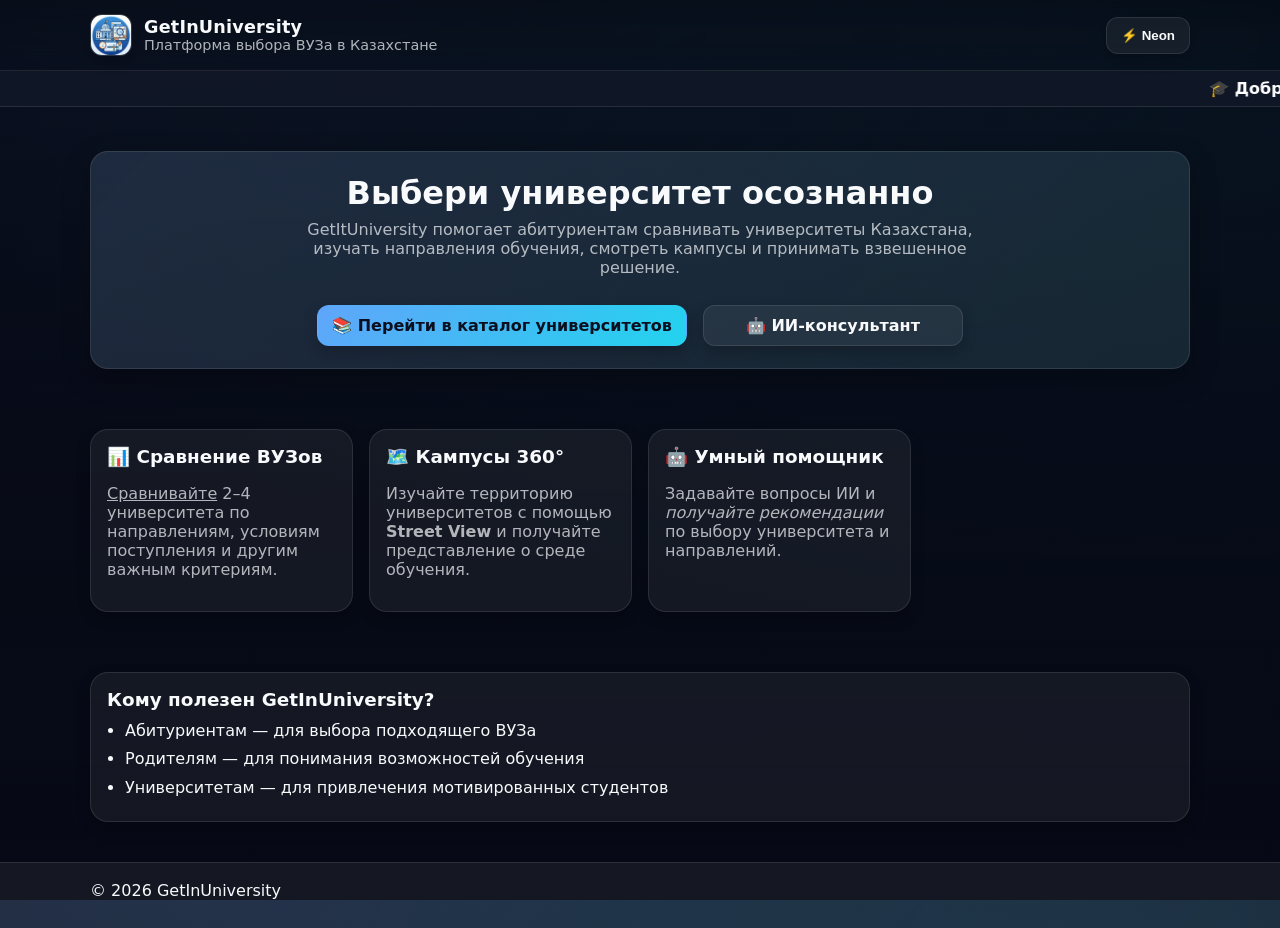
<file: index.html>
<!DOCTYPE html>
<html lang="ru">
<head>
  <meta charset="UTF-8">
  <title>GetInUniversity — выбор университета в Казахстане</title>
  <meta name="viewport" content="width=device-width, initial-scale=1.0">

  <link rel="stylesheet" href="styles.css">
  <link rel="icon" href="icon.png">
</head>
<body>
  <header class="topbar">
    <div class="container topbar__inner">
      <div class="brand">
        <div class="brand__logo brand__logo--img">
          <img src="icon.png" alt="GetInUniversity">
        </div>
        <div>
          <div class="brand__name">GetInUniversity</div>
          <div class="brand__sub">Платформа выбора ВУЗа в Казахстане</div>
        </div>
      </div>

      <button class="btn btn--ghost" id="themeToggle" type="button">
        🎨 Тема
      </button>
    </div>
  </header>

  <marquee behavior="scroll" direction="left" scrollamount="6" class="marq">
    🎓 Добро пожаловать в GetInUniversity — выбирай университет с умом!
  </marquee>

  <main class="container">
    <section class="hero" style="text-align:center; margin-top:40px;">
      <h1>Выбери университет осознанно</h1>
      <p style="max-width:720px; margin:0 auto;">
        GetItUniversity помогает абитуриентам сравнивать университеты Казахстана,
        изучать направления обучения, смотреть кампусы и принимать взвешенное решение.
      </p>

      <div style="margin-top:28px; display:flex; gap:16px; justify-content:center; flex-wrap:wrap;">
        <a href="catalog.html" class="btn" style="min-width:260px;">
          📚 Перейти в каталог университетов
        </a>

        <a href="assistant.html" class="btn btn--ghost" style="min-width:260px;">
          🤖 ИИ-консультант
        </a>
      </div>
    </section>

    <section style="margin-top:60px;">
      <div class="grid">
        <div class="box">
          <h3>📊 Сравнение ВУЗов</h3>
          <p class="muted">
            <u>Сравнивайте</u> 2–4 университета по направлениям, условиям поступления
            и другим важным критериям.
          </p>
        </div>

        <div class="box">
          <h3>🗺️ Кампусы 360°</h3>
          <p class="muted">
            Изучайте территорию университетов с помощью <b>Street View</b>
            и получайте представление о среде обучения.
          </p>
        </div>

        <div class="box">
          <h3>🤖 Умный помощник</h3>
          <p class="muted">
            Задавайте вопросы ИИ и <i>получайте рекомендации</i> по выбору
            университета и направлений.
          </p>
        </div>
      </div>
    </section>

    <section style="margin-top:60px;">
      <div class="box">
        <h3>Кому полезен GetInUniversity?</h3>
        <ul>
          <li>Абитуриентам — для выбора подходящего ВУЗа</li>
          <li>Родителям — для понимания возможностей обучения</li>
          <li>Университетам — для привлечения мотивированных студентов</li>
        </ul>
      </div>
    </section>
  </main>

  <footer class="footer">
    <div class="container footer__inner">
      <div>© <span id="year"></span> GetInUniversity</div>
    </div>
  </footer>

  <script>
    document.getElementById('year').textContent = new Date().getFullYear();
    (function(){
      const root = document.documentElement;
      const btn = document.getElementById('themeToggle');
      const KEY = 'giu-theme';

      function apply(theme){
        root.setAttribute('data-theme', theme);
        if (btn) btn.textContent = theme === 'official' ? '🎓 Official' : '⚡ Neon';
      }

      const saved = localStorage.getItem(KEY);
      apply(saved || 'neon');

      btn?.addEventListener('click', () => {
        const current = root.getAttribute('data-theme') || 'neon';
        const next = current === 'neon' ? 'official' : 'neon';
        localStorage.setItem(KEY, next);
        apply(next);
      });
    })();
  </script>
</body>
</html>
</file>
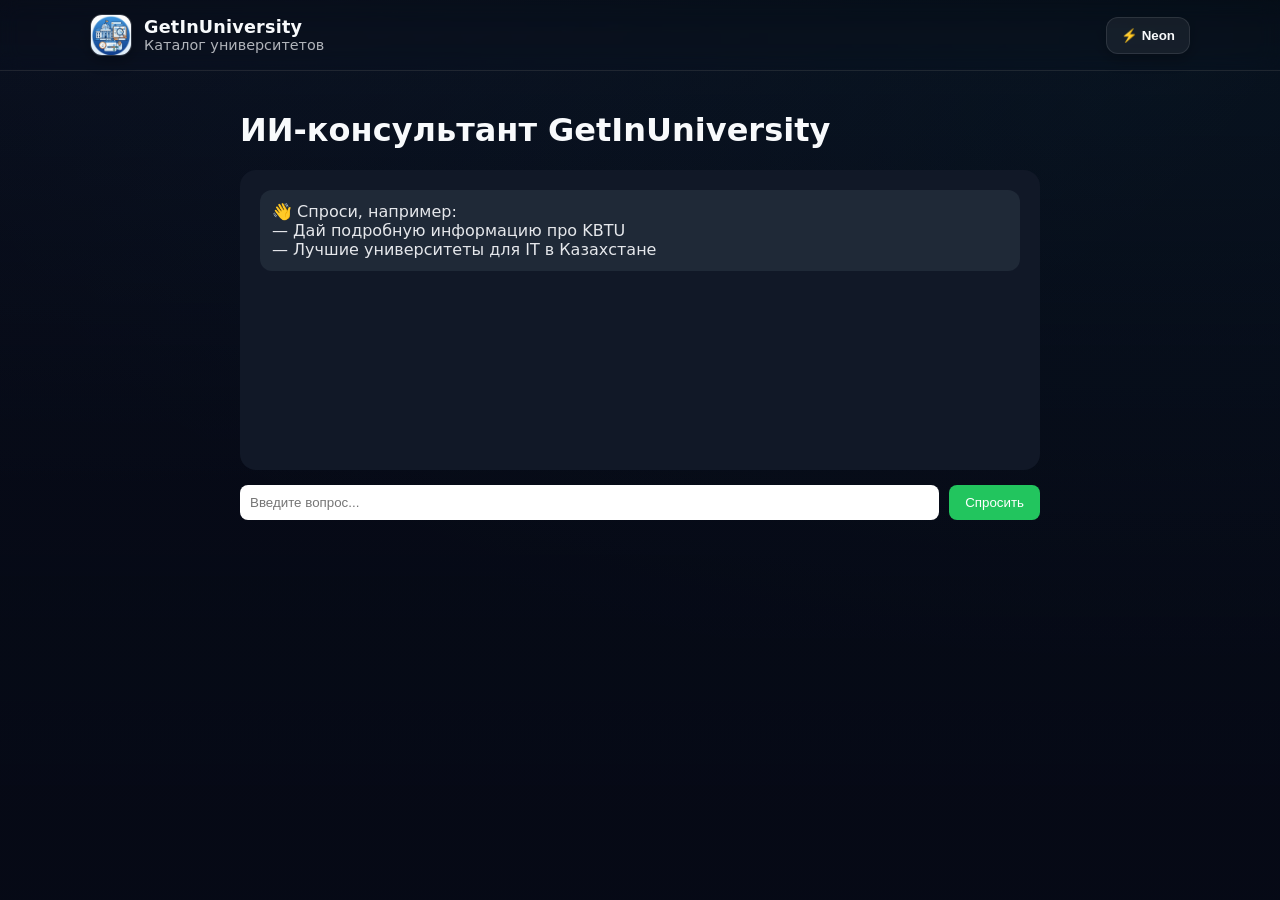
<file: assistant.html>
<!DOCTYPE html>
<html lang="ru">
<head>
  <meta charset="UTF-8">
  <title>ИИ-консультант — GetInUniversity</title>
  <meta name="viewport" content="width=device-width, initial-scale=1.0">
  <link rel="stylesheet" href="styles.css">

  <style>
    .chat-wrapper{max-width:800px;margin:40px auto;}
    .chat-box{background:#111827;padding:20px;border-radius:16px;min-height:300px;max-height:500px;overflow-y:auto;}
    .msg{margin-bottom:15px;padding:12px;border-radius:12px;}
    .user{background:#2563eb;color:#fff;}
    .ai{background:#1f2937;color:#e5e7eb;}
    .controls{display:flex;gap:10px;margin-top:15px;}
    .controls input{flex:1;padding:10px;border-radius:8px;border:none;}
    .controls button{padding:10px 16px;border-radius:8px;border:none;background:#22c55e;color:#fff;cursor:pointer;}
  </style>
</head>
<body>
<header class="topbar">
  <div class="container topbar__inner">
    <a href="index.html" class="brand brand--link">
      <div class="brand__logo brand__logo--img">
        <img src="icon.png" alt="GetItUniversity">
      </div>
      <div>
        <div class="brand__name">GetInUniversity</div>
        <div class="brand__sub">Каталог университетов</div>
      </div>
    </a>

    <div style="display:flex; gap:10px; flex-wrap:wrap;">
      <button class="btn btn--ghost" id="themeToggle">🎨 Тема</button>
    </div>
  </div>
</header>

<div class="chat-wrapper">
  <h1>ИИ-консультант GetInUniversity</h1>

  <div id="chatBox" class="chat-box">
    <div class="msg ai">
      👋 Спроси, например:
      <br>— Дай подробную информацию про KBTU
      <br>— Лучшие университеты для IT в Казахстане
    </div>
  </div>

  <div class="controls">
    <input id="userInput" type="text" placeholder="Введите вопрос...">
    <button id="askBtn">Спросить</button>
  </div>
</div>

<script>
function escapeHtml(value) {
  return String(value)
    .replace(/&/g, '&amp;')
    .replace(/</g, '&lt;')
    .replace(/>/g, '&gt;')
    .replace(/"/g, '&quot;')
    .replace(/'/g, '&#39;');
}

function getGeminiApiKey() {
  const keyFromStorage = localStorage.getItem('giu-gemini-api-key');
  const keyFromWindow = window.GEMINI_API_KEY='AIzaSyDE4MjVo9V_n2qFjjUTrtJmwUZOkXo5IUE';
  return (keyFromStorage || keyFromWindow || '').trim();
}

async function sendMessage(){
  const input = document.getElementById('userInput');
  const chat = document.getElementById('chatBox');
  const text = input.value.trim();
  if(!text) return;

  chat.innerHTML += `<div class="msg user">${escapeHtml(text)}</div>`;
  input.value = '';

  chat.innerHTML += `<div class="msg ai" id="loading">ИИ думает...</div>`;
  chat.scrollTop = chat.scrollHeight;

  const apiKey = getGeminiApiKey();
  const body = {
    contents: [{parts: [{text: `Ты ИИ-консультант сайта GetInUniversity. Отвечай кратко и структурированно. Вопрос: ${text}`}]}]
  };

  if (!apiKey) {
    document.getElementById('loading')?.remove();
    chat.innerHTML += `<div class="msg ai">Добавьте API-ключ Gemini в localStorage под ключом <code>giu-gemini-api-key</code> или в <code>window.GEMINI_API_KEY</code>.</div>`;
    chat.scrollTop = chat.scrollHeight;
    return;
  }

  try {
    const models = ['gemini-1.5-flash'];
    let data = null;
    let lastError = null;

    for (const model of models) {
      const response = await fetch(`https://generativelanguage.googleapis.com/v1beta/models/${model}:generateContent?key=${apiKey}`, {
        method: 'POST',
        headers: {'Content-Type': 'application/json'},
        body: JSON.stringify(body)
      });

      const candidate = await response.json();
      if (response.ok && candidate?.candidates?.[0]?.content?.parts?.[0]?.text) {
        data = candidate;
        break;
      }
      lastError = candidate?.error?.message || candidate?.error || `Model ${model} failed`;
    }

    document.getElementById('loading')?.remove();

    const answer =
      data?.candidates?.[0]?.content?.parts?.[0]?.text ||
      lastError ||
      'Не удалось получить ответ от Gemini. Проверьте API-ключ и доступ к модели.';

    chat.innerHTML += `<div class="msg ai">${escapeHtml(answer).replace(/\n/g, '<br>')}</div>`;
    chat.scrollTop = chat.scrollHeight;
  } catch (e) {
    document.getElementById('loading')?.remove();
    chat.innerHTML += `<div class="msg ai">Ошибка: ${e.message}</div>`;
    chat.scrollTop = chat.scrollHeight;
  }
}

document.getElementById('askBtn').addEventListener('click', sendMessage);
document.getElementById('userInput').addEventListener('keydown', (e) => {
  if (e.key === 'Enter') sendMessage();
});

(function(){
  const root = document.documentElement;
  const btn = document.getElementById('themeToggle');
  const KEY = 'giu-theme';

  function apply(theme){
    root.setAttribute('data-theme', theme);
    if (btn) btn.textContent = theme === 'official' ? '🎓 Official' : '⚡ Neon';
  }

  const saved = localStorage.getItem(KEY);
  apply(saved || 'neon');

  btn?.addEventListener('click', () => {
    const current = root.getAttribute('data-theme') || 'neon';
    const next = current === 'neon' ? 'official' : 'neon';
    localStorage.setItem(KEY, next);
    apply(next);
  });
})();
</script>

</body>
</html>
</file>
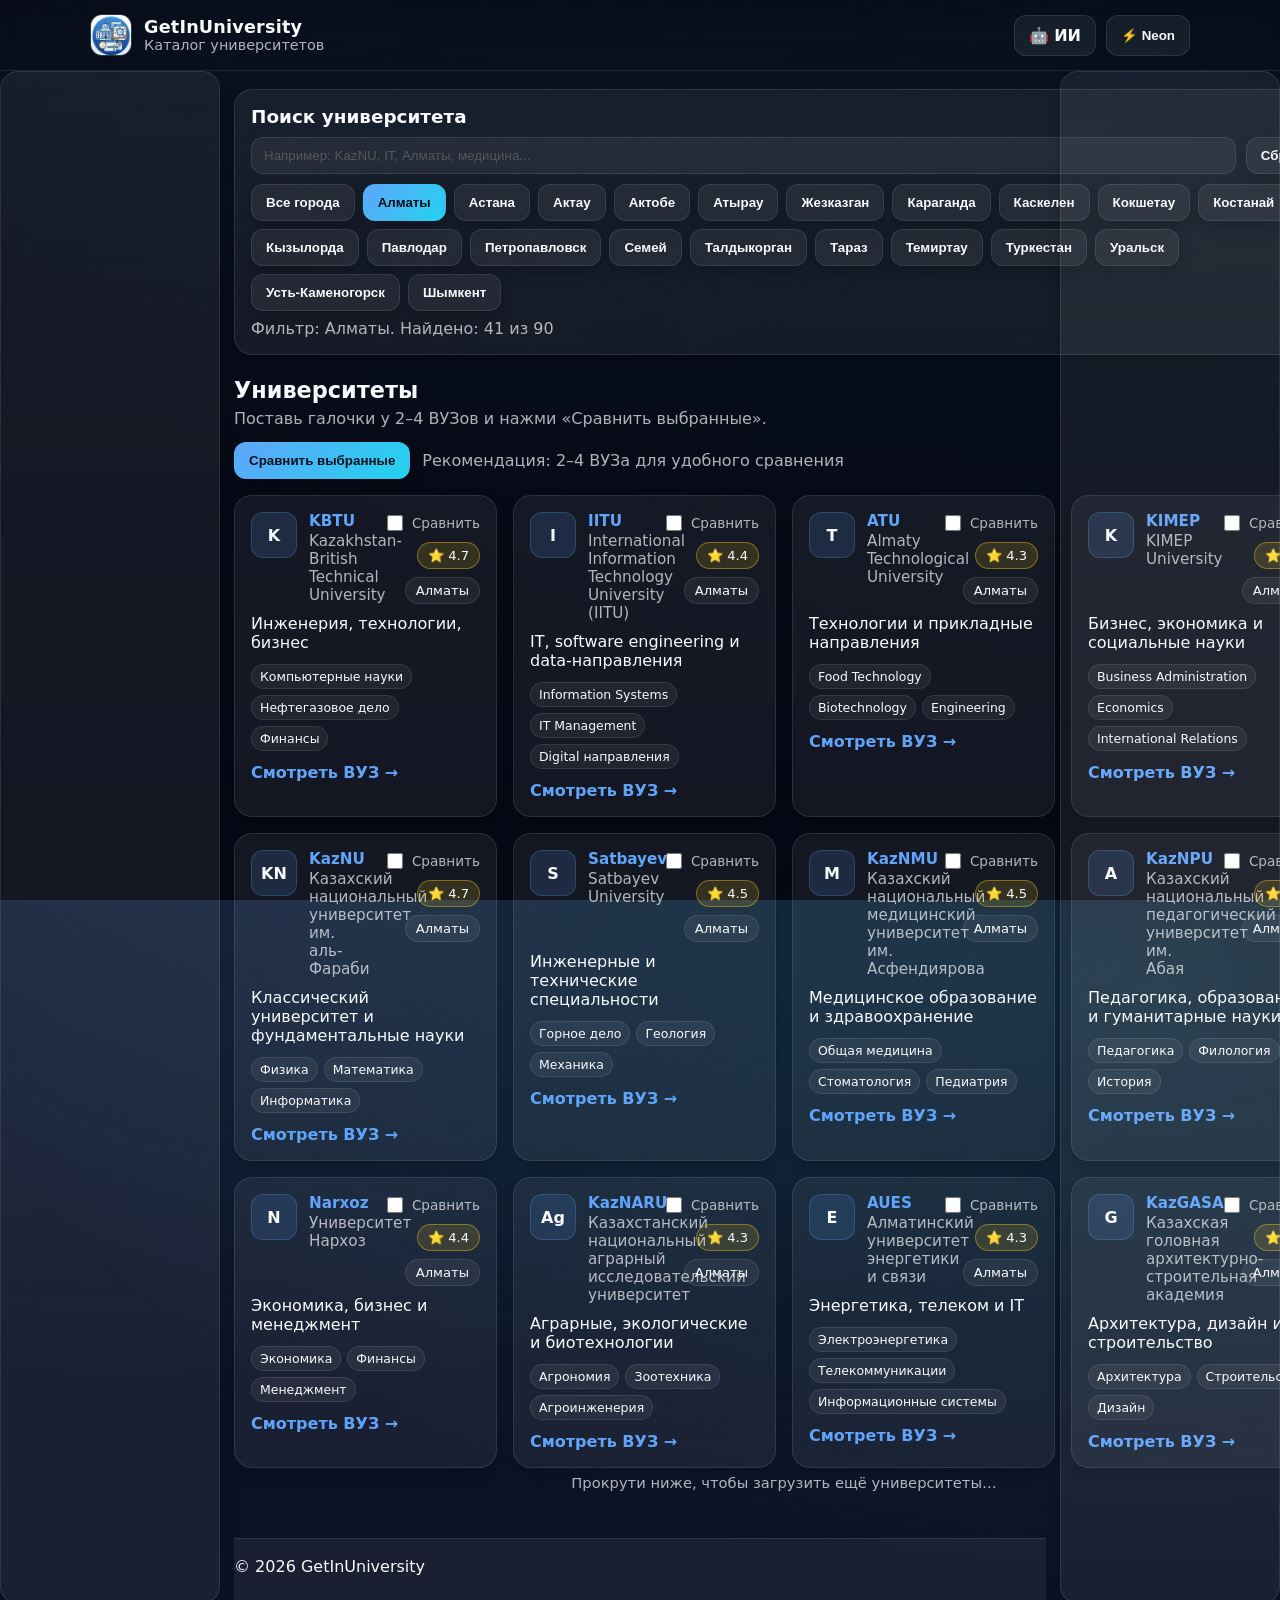
<file: catalog.html>
<!DOCTYPE html>
<html lang="ru">
<head>
  <meta charset="UTF-8" />
  <meta name="viewport" content="width=device-width, initial-scale=1.0" />
  <title>Каталог университетов — GetInUniversity</title>

  <link rel="stylesheet" href="styles.css" />
  <link rel="icon" href="icon.png">
</head>
<body>
<header class="topbar">
  <div class="container topbar__inner">
    <a href="index.html" class="brand brand--link">
      <div class="brand__logo brand__logo--img">
        <img src="icon.png" alt="GetItUniversity">
      </div>
      <div>
        <div class="brand__name">GetInUniversity</div>
        <div class="brand__sub">Каталог университетов</div>
      </div>
    </a>

    <div style="display:flex; gap:10px; flex-wrap:wrap;">
      <a href="assistant.html" class="btn btn--ghost">🤖 ИИ</a>
      <button class="btn btn--ghost" id="themeToggle">🎨 Тема</button>
    </div>
  </div>
</header>

<div class="page-layout">
  <aside class="side-img side-img--left" aria-hidden="true"></aside>

  <div class="page-center">
    <main class="container">
      <section class="box" style="margin: 18px 0;">
        <h3>Поиск университета</h3>
        <div class="searchbar">
          <input id="uniSearch" type="text" placeholder="Например: KazNU, IT, Алматы, медицина..." autocomplete="off">
          <button class="btn btn--ghost" id="uniSearchClear" type="button">Сброс</button>
        </div>
        <div id="cityFilter" class="city-filter" style="margin-top:10px; display:flex; gap:8px; flex-wrap:wrap;"></div>
        <div id="uniSearchInfo" class="muted" style="margin-top:8px;"></div>
      </section>

      <section class="section-head">
        <h2>Университеты</h2>
        <p>Поставь галочки у 2–4 ВУЗов и нажми «Сравнить выбранные».</p>
      </section>

      <form class="compare-form" action="compare.html" method="get">
        <div class="compare-bar">
          <button class="btn" type="submit">Сравнить выбранные</button>
          <span class="muted">Рекомендация: 2–4 ВУЗа для удобного сравнения</span>
        </div>

        <section class="grid" id="uniGrid"></section>
        <div id="catalogLoadMore" class="catalog-load-more" aria-live="polite"></div>
      </form>
    </main>

    <footer class="footer">
      <div class="container footer__inner">
        <div>© <span id="year"></span> GetInUniversity</div>
      </div>
    </footer>
  </div>

  <aside class="side-img side-img--right" aria-hidden="true"></aside>
</div>

<script>
(function () {
  const esc = (s = '') => String(s).replace(/[&<>"']/g, m => ({
    '&': '&amp;', '<': '&lt;', '>': '&gt;', '"': '&quot;', "'": '&#39;'
  }[m]));

  fetch('universities.json')
    .then(r => r.json())
    .then(universities => {
      const grid = document.getElementById('uniGrid');
      const loadMoreAnchor = document.getElementById('catalogLoadMore');
      const input = document.getElementById('uniSearch');
      const clearBtn = document.getElementById('uniSearchClear');
      const info = document.getElementById('uniSearchInfo');
      const cityFilter = document.getElementById('cityFilter');

      const allItems = Object.entries(universities).map(([id, u]) => ({
        id,
        u,
        searchText: [u.short, u.name, u.city, u.tagline, u.description, (u.programs || []).join(' ')].join(' ').toLowerCase()
      }));

      const cities = Array.from(new Set(allItems.map(item => item.u.city).filter(Boolean)));
      const preferredOrder = ['Алматы', 'Астана'];
      cities.sort((a, b) => {
        const ai = preferredOrder.indexOf(a);
        const bi = preferredOrder.indexOf(b);
        if (ai !== -1 || bi !== -1) {
          if (ai === -1) return 1;
          if (bi === -1) return -1;
          return ai - bi;
        }
        return a.localeCompare(b, 'ru');
      });

      const STEP = 6;
      let visibleCount = STEP;
      let filteredItems = allItems.slice();
      let activeCity = 'all';
      let observer = null;

      function cardMarkup(id, u, searchText) {
        const programs = (u.programs || []).slice(0, 3).map(p => `<span class="mini">${esc(p)}</span>`).join('');
        const rating = Number(u.rating);
        const ratingMarkup = Number.isFinite(rating) ? `<span class="pill pill--rating">⭐ ${rating.toFixed(1)}</span>` : '';
        return `
          <div class="card card--selectable uni-card" data-search="${esc(searchText)}">
            <div class="card__top">
              <div class="card__logo">${esc(u.logo || '')}</div>

              <div class="card__titles">
                <div class="card__short">${esc(u.short || '')}</div>
                <div class="card__name">${esc(u.name || '')}</div>
              </div>

              <div class="card__right">
                <label class="compare-inline">
                  <input class="compare-check" type="checkbox" name="ids[]" value="${esc(id)}" />
                  <span>Сравнить</span>
                </label>

                ${ratingMarkup}
                <span class="pill">${esc(u.city || '')}</span>
              </div>
            </div>

            <div class="card__tagline">${esc(u.tagline || '')}</div>
            <div class="card__programs">${programs}</div>
            <a class="card__cta-link" href="university.html?id=${encodeURIComponent(id)}">Смотреть ВУЗ →</a>
          </div>
        `;
      }

      function renderCards() {
        const itemsToShow = filteredItems.slice(0, visibleCount);
        grid.innerHTML = itemsToShow.map(({ id, u, searchText }) => cardMarkup(id, u, searchText)).join('');

        const hasHidden = visibleCount < filteredItems.length;
        loadMoreAnchor.textContent = hasHidden ? 'Прокрути ниже, чтобы загрузить ещё университеты…' : '';

        const query = (input.value || '').trim();
        const cityLabel = activeCity === 'all' ? 'Все города' : activeCity;
        info.textContent = (query || activeCity !== 'all')
          ? `Фильтр: ${cityLabel}. Найдено: ${filteredItems.length} из ${allItems.length}`
          : '';
      }

      function renderCityFilters() {
        if (!cityFilter) return;
        const buttons = ['all', ...cities].map(city => {
          const label = city === 'all' ? 'Все города' : city;
          const activeClass = activeCity === city ? ' btn--active' : '';
          return `<button class="btn btn--ghost city-filter-btn${activeClass}" data-city="${esc(city)}" type="button">${esc(label)}</button>`;
        }).join('');
        cityFilter.innerHTML = buttons;
      }

      function attachObserver() {
        if (observer) observer.disconnect();
        observer = new IntersectionObserver(entries => {
          const target = entries[0];
          const searchActive = Boolean((input.value || '').trim());
          if (!target.isIntersecting || searchActive) return;
          if (visibleCount >= filteredItems.length) return;

          visibleCount = Math.min(visibleCount + STEP, filteredItems.length);
          renderCards();
        }, { rootMargin: '160px 0px' });

        observer.observe(loadMoreAnchor);
      }

      function applyFilter() {
        const q = (input.value || '').trim().toLowerCase();
        filteredItems = allItems.filter(item => {
          const byCity = activeCity === 'all' || (item.u.city || '') === activeCity;
          const bySearch = !q || item.searchText.includes(q);
          return byCity && bySearch;
        });
        visibleCount = q ? filteredItems.length : STEP;
        renderCards();
      }

      input.addEventListener('input', applyFilter);
      clearBtn.addEventListener('click', function(){
        input.value = '';
        applyFilter();
        input.focus();
      });

      if (cityFilter) {
        cityFilter.addEventListener('click', function (e) {
          const btn = e.target.closest('.city-filter-btn');
          if (!btn) return;
          activeCity = btn.dataset.city || 'all';
          renderCityFilters();
          applyFilter();
        });
      }

      if (cities.includes('Алматы')) {
        activeCity = 'Алматы';
        renderCityFilters();
        applyFilter();
      } else {
        activeCity = 'all';
        renderCityFilters();
        applyFilter();
      }

      attachObserver();
    });
})();

(function(){
  document.getElementById('year').textContent = new Date().getFullYear();
  const root = document.documentElement;
  const btn = document.getElementById('themeToggle');
  const KEY = 'giu-theme';

  function apply(theme){
    root.setAttribute('data-theme', theme);
    if (btn) btn.textContent = (theme === 'official') ? '🎓 Official' : '⚡ Neon';
  }

  let saved = null;
  try { saved = localStorage.getItem(KEY); } catch(e){}
  apply(saved || 'neon');

  if (btn) {
    btn.addEventListener('click', function(){
      const current = root.getAttribute('data-theme') || 'neon';
      const next = (current === 'neon') ? 'official' : 'neon';
      try { localStorage.setItem(KEY, next); } catch(e){}
      apply(next);
    });
  }
})();
</script>

</body>
</html>
</file>
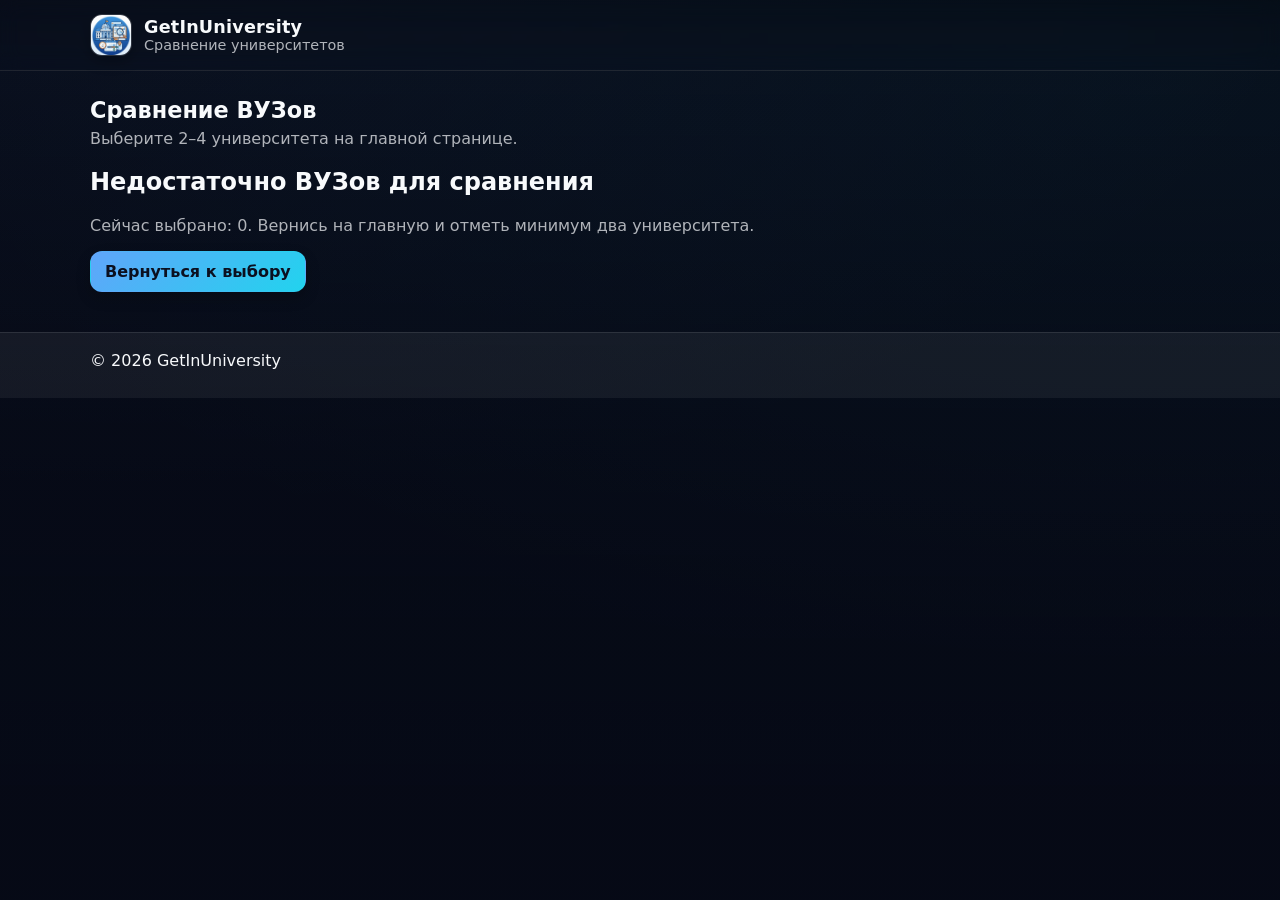
<file: compare.html>
<!DOCTYPE html>
<html lang="ru">
<head>
  <meta charset="UTF-8" />
  <meta name="viewport" content="width=device-width, initial-scale=1.0" />
  <title>Сравнение ВУЗов — GetInUniversity</title>
  <link rel="stylesheet" href="styles.css" />
  <link rel="icon" href="icon.png">
</head>
<body>
<header class="topbar">
  <div class="container topbar__inner">
    <a class="brand brand--link" href="index.html">
      <div class="brand__logo brand__logo--img">
        <img src="icon.png" alt="GetInUniversity">
      </div>
      <div class="brand__text">
        <div class="brand__name">GetInUniversity</div>
        <div class="brand__sub">Сравнение университетов</div>
      </div>
    </a>
  </div>
</header>

<main class="container" id="app"></main>

<footer class="footer">
  <div class="container footer__inner">
    <div>© <span id="year"></span> GetInUniversity</div>
  </div>
</footer>

<script>
(function(){
  const esc = (s = '') => String(s).replace(/[&<>"']/g, m => ({
    '&': '&amp;', '<': '&lt;', '>': '&gt;', '"': '&quot;', "'": '&#39;'
  }[m]));

  const params = new URLSearchParams(location.search);
  let ids = params.getAll('ids[]');
  if (!ids.length && params.get('ids')) ids = [params.get('ids')];
  ids = [...new Set(ids.map(v => String(v).trim().toLowerCase()).filter(Boolean))];

  const app = document.getElementById('app');
  app.innerHTML = `
    <section class="section-head" style="margin-top:26px;">
      <h2>Сравнение ВУЗов</h2>
      <p class="muted">Выберите 2–4 университета на главной странице.</p>
    </section>
  `;

  fetch('universities.json')
    .then(r => r.json())
    .then(universities => {
      const selected = [];
      ids.forEach(id => {
        if (universities[id]) selected.push([id, universities[id]]);
      });
      const limited = selected.slice(0, 4);
      const selectedCount = limited.length;

      if (selectedCount < 2) {
        app.insertAdjacentHTML('beforeend', `
          <section class="notfound">
            <h1>Недостаточно ВУЗов для сравнения</h1>
            <p class="muted">
              Сейчас выбрано: ${selectedCount}.
              Вернись на главную и отметь минимум два университета.
            </p>
            <a class="btn" href="index.html">Вернуться к выбору</a>
          </section>
        `);
        return;
      }

      const field = (u, key) => {
        const v = (u[key] || '').toString().trim();
        return v ? esc(v) : '<span class="muted">Нет данных</span>';
      };

      const programs = (u) => {
        const arr = Array.isArray(u.programs) ? u.programs : [];
        return arr.length ? esc(arr.join(', ')) : '<span class="muted">Нет данных</span>';
      };
      const ratingField = (u) => {
        const rating = Number(u.rating);
        return Number.isFinite(rating) ? `⭐ ${esc(rating.toFixed(1))}` : '<span class="muted">Нет данных</span>';
      };

      const headers = limited.map(([,u]) => `
        <th>
          <div class="compare-head">
            <div class="compare-head__logo">${esc(u.logo || '')}</div>
            <div class="compare-head__short">${esc(u.short || '')}</div>
            <div class="compare-head__city">${esc(u.city || '')}</div>
          </div>
        </th>
      `).join('');

      const rows = `
        <tr><td class="row-title">Полное название</td>${limited.map(([,u]) => `<td>${esc(u.name || '')}</td>`).join('')}</tr>
        <tr><td class="row-title">Город</td>${limited.map(([,u]) => `<td>${esc(u.city || '')}</td>`).join('')}</tr>
        <tr><td class="row-title">Позиционирование</td>${limited.map(([,u]) => `<td>${esc(u.tagline || '')}</td>`).join('')}</tr>
        <tr><td class="row-title">Рейтинг</td>${limited.map(([,u]) => `<td>${ratingField(u)}</td>`).join('')}</tr>
        <tr><td class="row-title">Направления (пример)</td>${limited.map(([,u]) => `<td>${programs(u)}</td>`).join('')}</tr>
        <tr><td class="row-title">Сроки приёма / приёмная комиссия</td>${limited.map(([,u]) => `<td>${field(u, 'admission_period')}</td>`).join('')}</tr>
        <tr><td class="row-title">Пороговый балл</td>${limited.map(([,u]) => `<td>${field(u, 'threshold')}</td>`).join('')}</tr>
        <tr><td class="row-title">Стоимость обучения</td>${limited.map(([,u]) => `<td>${field(u, 'tuition')}</td>`).join('')}</tr>
        <tr><td class="row-title">Примечание по стоимости</td>${limited.map(([,u]) => `<td>${field(u, 'tuition_note')}</td>`).join('')}</tr>
        <tr><td class="row-title">Гранты / скидки</td>${limited.map(([,u]) => `<td>${field(u, 'grants')}</td>`).join('')}</tr>
        <tr><td class="row-title">Примечание по грантам</td>${limited.map(([,u]) => `<td>${field(u, 'grants_note')}</td>`).join('')}</tr>
        <tr><td class="row-title">Общежитие</td>${limited.map(([,u]) => `<td>${field(u, 'dorm')}</td>`).join('')}</tr>
        <tr><td class="row-title">Примечание по общежитию</td>${limited.map(([,u]) => `<td>${field(u, 'dorm_note')}</td>`).join('')}</tr>
        <tr><td class="row-title">Контакты приёмной комиссии</td>${limited.map(([,u]) => `<td>${field(u, 'contacts_note')}</td>`).join('')}</tr>
        <tr><td class="row-title">Официальный сайт</td>${limited.map(([,u]) => `<td>${u.website ? `<a class="link" href="${esc(u.website)}" target="_blank" rel="noreferrer">Открыть сайт</a>` : '<span class="muted">Не добавлен</span>'}</td>`).join('')}</tr>
        <tr><td class="row-title">Страница ВУЗа на платформе</td>${limited.map(([id]) => `<td><a class="btn btn--ghost" href="university.html?id=${encodeURIComponent(id)}">Открыть</a></td>`).join('')}</tr>
      `;

      app.insertAdjacentHTML('beforeend', `
        <div class="compare-wrap">
          <table class="compare-table">
            <thead>
              <tr>
                <th>Параметр</th>
                ${headers}
              </tr>
            </thead>
            <tbody>${rows}</tbody>
          </table>
        </div>

        <div class="backline">
          <a class="btn btn--ghost" href="catalog.html">← Изменить выбор</a>
        </div>
      `);
    });

  document.getElementById('year').textContent = new Date().getFullYear();
})();
</script>
</body>
</html>
</file>
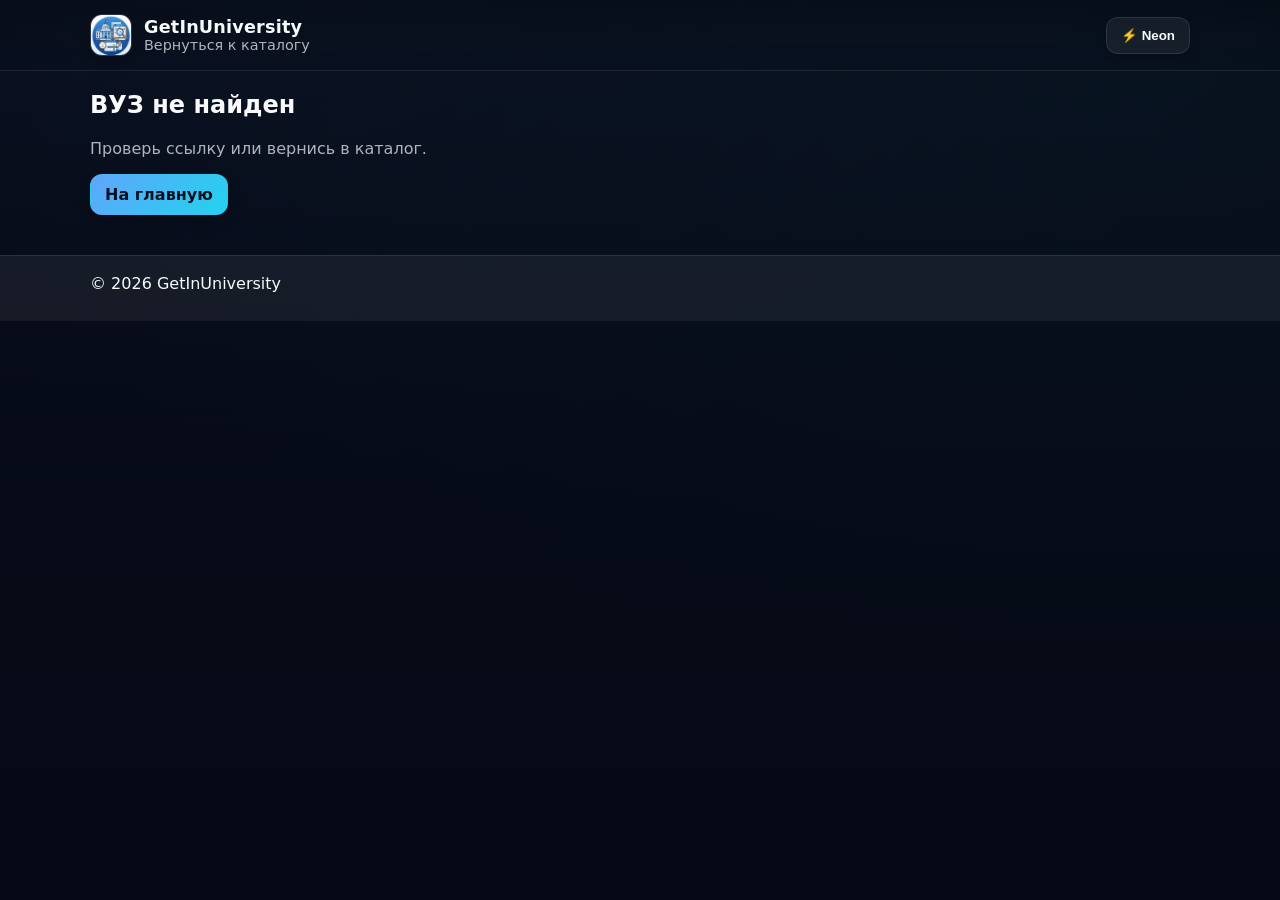
<file: university.html>
<!DOCTYPE html>
<html lang="ru">
<head>
  <meta charset="UTF-8" />
  <meta name="viewport" content="width=device-width, initial-scale=1.0" />
  <title>ВУЗ — GetInUniversity</title>
  <link rel="stylesheet" href="styles.css" />
  <link rel="icon" href="icon.png">
</head>
<body>
<header class="topbar">
  <div class="container topbar__inner">
    <a class="brand brand--link" href="catalog.html">
      <div class="brand__logo brand__logo--img">
        <img src="icon.png" alt="GetInUniversity">
      </div>
      <div class="brand__text">
        <div class="brand__name">GetInUniversity</div>
        <div class="brand__sub">Вернуться к каталогу</div>
      </div>
    </a>

    <button class="btn btn--ghost" id="themeToggle" type="button">🎨 Тема</button>
  </div>
</header>

<main class="container" id="app"></main>

<footer class="footer">
  <div class="container footer__inner">
    <div>© <span id="year"></span> GetInUniversity</div>
  </div>
</footer>

<script>
(function(){
  const esc = (s = '') => String(s).replace(/[&<>"']/g, m => ({
    '&': '&amp;', '<': '&lt;', '>': '&gt;', '"': '&quot;', "'": '&#39;'
  }[m]));

  const id = ((new URLSearchParams(location.search).get('id')) || '').trim().toLowerCase();
  const app = document.getElementById('app');

  fetch('universities.json')
    .then(r => r.json())
    .then(universities => {
      const uni = universities[id] || null;

      if (!uni) {
        app.innerHTML = `
          <section class="notfound">
            <h1>ВУЗ не найден</h1>
            <p class="muted">Проверь ссылку или вернись в каталог.</p>
            <a class="btn" href="index.html">На главную</a>
          </section>
        `;
        return;
      }

      document.title = `${uni.short || 'ВУЗ'} — GetInUniversity`;

      const programs = (uni.programs || []).map(p => `<li>${esc(p)}</li>`).join('');
      const steps = (uni.admission_steps || []).map(step => `<li>${esc(step)}</li>`).join('');
      const hasInfo = uni.admission_period || uni.threshold || uni.tuition || uni.grants || uni.dorm;
      const hasNotes = uni.tuition_note || uni.grants_note || uni.dorm_note || uni.contacts_note;
      const rating = Number(uni.rating);
      const ratingMarkup = Number.isFinite(rating)
        ? `<span class="pill pill--rating">⭐ Рейтинг: ${esc(rating.toFixed(1))}</span>`
        : '<span class="pill pill--soft">Рейтинг: нет данных</span>';

      app.innerHTML = `
        <section class="uni-hero">
          <h1 class="uni-hero__name">${esc(uni.name || '')}</h1>
          <div class="uni-hero__meta">
            <span class="pill">${esc(uni.city || '')}</span>
            <span class="pill pill--soft">${esc(uni.tagline || '')}</span>
            ${ratingMarkup}
          </div>
          ${uni.website ? `<a class="link" href="${esc(uni.website)}" target="_blank" rel="noreferrer">Официальный сайт</a>` : `<span class="muted">Официальный сайт: добавь в data.php</span>`}
        </section>

        <section class="two-col">
          <div class="box">
            <h3>Описание</h3>
            <p>${esc(uni.description || '')}</p>
          </div>

          <div class="box">
            <h3>Популярные направления</h3>
            <div class="chips">
              <ol type="I">
                <li>Бакалавриат
                  <ul style="list-style-type:square;">
                    ${programs}
                  </ul>
                </li>
              </ol>
            </div>
          </div>

          <div class="box">
            <h3>Поступление и стоимость</h3>
            ${hasInfo ? `
              <ul>
                ${uni.admission_period ? `<li><strong>Приёмная комиссия:</strong> ${esc(uni.admission_period)}</li>` : ''}
                ${uni.threshold ? `<li><strong>Пороговый балл:</strong> ${esc(uni.threshold)}</li>` : ''}
                ${uni.tuition ? `<li><strong>Стоимость обучения:</strong> ${esc(uni.tuition)}</li>` : ''}
                ${uni.grants ? `<li><strong>Гранты/скидки:</strong> ${esc(uni.grants)}</li>` : ''}
                ${uni.dorm ? `<li><strong>Общежитие:</strong> ${esc(uni.dorm)}</li>` : ''}
              </ul>
            ` : `<p class="muted">Пока нет заполненных данных.</p>`}
          </div>

          <div class="box">
            <h3>Дополнительная информация</h3>
            ${hasNotes ? `
              <ul>
                ${uni.tuition_note ? `<li><strong>Примечание по стоимости:</strong> ${esc(uni.tuition_note)}</li>` : ''}
                ${uni.grants_note ? `<li><strong>Примечание по грантам:</strong> ${esc(uni.grants_note)}</li>` : ''}
                ${uni.dorm_note ? `<li><strong>Примечание по общежитию:</strong> ${esc(uni.dorm_note)}</li>` : ''}
                ${uni.contacts_note ? `<li><strong>Контакты:</strong> ${esc(uni.contacts_note)}</li>` : ''}
              </ul>
            ` : `<p class="muted">Пока нет заполненных дополнительных сведений.</p>`}
          </div>

          <div class="box">
            <h3>Как поступить</h3>
            <ul>${steps}</ul>
          </div>

          ${uni.streetview_src ? `
            <div class="box">
              <h3>Кампус в 360°</h3>
              <iframe
                src="${esc(uni.streetview_src)}"
                width="100%"
                height="360"
                style="border:0; border-radius: 14px;"
                allowfullscreen=""
                loading="lazy">
              </iframe>
              <p class="muted" style="margin-top:10px;">
                Если панорама не отображается, попробуйте выбрать другую точку Street View рядом с входом.
              </p>
            </div>
          ` : `
            <div class="box">
              <h3>Кампус в 360°</h3>
              <p class="muted">Панорама не добавлена.</p>
            </div>
          `}

          <div class="box">
            <h3>Что можешь посмотреть сам через ИИ помощник</h3>
            <ul>
              <li>Точные сроки приёма документов</li>
              <li>Конкретные цены и грантовые квоты</li>
              <li>Отзывы студентов и выпускников</li>
              <li>Фильтры по направлениям и городам</li>
            </ul>
          </div>
        </section>

        <div class="backline">
          <a class="btn btn--ghost" href="catalog.html">← Назад в каталог</a>
        </div>
      `;
    });

  document.getElementById('year').textContent = new Date().getFullYear();

(function(){
  const root = document.documentElement;
  const btn = document.getElementById('themeToggle');
  const KEY = 'giu-theme';

  function apply(theme){
    root.setAttribute('data-theme', theme);
    if (btn) btn.textContent = theme === 'official' ? '🎓 Official' : '⚡ Neon';
  }

  const saved = localStorage.getItem(KEY);
  apply(saved || 'neon');

  btn?.addEventListener('click', () => {
    const current = root.getAttribute('data-theme') || 'neon';
    const next = current === 'neon' ? 'official' : 'neon';
    localStorage.setItem(KEY, next);
    apply(next);
  });
})();

})();
</script>
</body>
</html>
</file>
<file: styles.css>
/* ================================
   GetItUniversity — styles.css
   Совместимо с:
   - index.php (hero, grid, card)
   - university.php
   - compare.php
   - page-layout + side-img
   - поиск/ИИ/кнопки
   ================================ */

/* ---------- Themes ---------- */
:root{
  /* Neon default */
  --bg: #0b1020;
  --bg-2: #0c1328;

  --surface: rgba(255,255,255,0.06);
  --surface-2: rgba(255,255,255,0.09);
  --border: rgba(255,255,255,0.10);

  --text: #f8fafc;
  --muted: rgba(248,250,252,0.70);

  --accent: #60a5fa;
  --accent-2: #22d3ee;

  --radius-lg: 18px;
  --radius-md: 12px;
  --radius-sm: 8px;

  --shadow-soft: 0 10px 28px rgba(0,0,0,0.28);
  --shadow-tight: 0 6px 14px rgba(0,0,0,0.22);

  --focus: 0 0 0 3px rgba(96,165,250,0.28);
}

/* Official theme (если используете переключатель) */
:root[data-theme="official"]{
  --bg: #f6f7fb;
  --bg-2: #ffffff;

  --surface: #ffffff;
  --surface-2: #ffffff;
  --border: rgba(2,6,23,0.10);

  --text: #0f172a;
  --muted: rgba(15,23,42,0.65);

  --accent: #1d4ed8;
  --accent-2: #0ea5a5;

  --shadow-soft: 0 10px 24px rgba(2,6,23,0.08);
  --shadow-tight: 0 6px 12px rgba(2,6,23,0.06);

  --focus: 0 0 0 3px rgba(29,78,216,0.18);
}

/* ---------- Base ---------- */
*{ box-sizing: border-box; }
html, body{ height: 100%; }

body{
  margin: 0;
  color: var(--text);
  background:
    radial-gradient(1200px 600px at 10% -10%, rgba(96,165,250,0.14), transparent),
    radial-gradient(1200px 600px at 90% 10%, rgba(34,211,238,0.12), transparent),
    linear-gradient(180deg, var(--bg), var(--bg-2));
  font-family: system-ui, -apple-system, Segoe UI, Roboto, Arial, sans-serif;
}

:root[data-theme="official"] body{
  background:
    radial-gradient(900px 500px at 10% -10%, rgba(29,78,216,0.06), transparent),
    radial-gradient(900px 500px at 90% 10%, rgba(14,165,165,0.05), transparent),
    linear-gradient(180deg, var(--bg), var(--bg-2));
}

img{ max-width: 100%; display: block; }
a{ color: inherit; }

/* ---------- Layout ---------- */
.container{
  width: min(1100px, 92vw);
  margin: 0 auto;
}

.muted{ color: var(--muted); }

/* Обёртка для боковых фото (вариант 2) */
.page-layout{
  display: grid;
  grid-template-columns: 220px 1fr 220px;
  gap: 14px;
}

.page-center{
  min-width: 0;
}

/* Боковые панели-картинки */
.side-img{
  border-radius: var(--radius-lg);
  border: 1px solid var(--border);
  background: var(--surface);
  background-size: cover;
  background-position: center;
  background-repeat: no-repeat;
  min-height: 300px;
  box-shadow: var(--shadow-tight);
}

/* Вы сами зададите background-image в своём CSS:
.side-img--left{ background-image: url("assets/side-left.jpg"); }
.side-img--right{ background-image: url("assets/side-right.jpg"); }
*/

/* На средних/маленьких экранах скрываем боковины */
@media (max-width: 1200px){
  .page-layout{ grid-template-columns: 1fr; }
  .side-img{ display: none; }
}

/* ---------- Topbar / brand ---------- */
.topbar{
  position: sticky;
  top: 0;
  z-index: 20;
  backdrop-filter: blur(10px);
  background: linear-gradient(180deg, rgba(0,0,0,0.18), transparent);
  border-bottom: 1px solid var(--border);
}

:root[data-theme="official"] .topbar{
  background: rgba(255,255,255,0.75);
}

.topbar__inner{
  display: flex;
  align-items: center;
  justify-content: space-between;
  gap: 12px;
  padding: 14px 0;
}

.brand{
  display: flex;
  align-items: center;
  gap: 12px;
}

.brand--link{ text-decoration: none; }

.brand__logo{
  width: 42px;
  height: 42px;
  border-radius: var(--radius-md);
  background: var(--surface);
  border: 1px solid var(--border);
  display: grid;
  place-items: center;
  box-shadow: var(--shadow-tight);
  overflow: hidden;
}

.brand__logo--img img{
  width: 100%;
  height: 100%;
  object-fit: cover;
}

.brand__name{
  font-weight: 700;
  font-size: 1.1rem;
  letter-spacing: 0.2px;
}

.brand__sub{
  font-size: 0.9rem;
  color: var(--muted);
}

/* ---------- Hero ---------- */
.hero{
  margin: 22px 0 10px;
  padding: 22px;
  border-radius: var(--radius-lg);
  border: 1px solid var(--border);
  background:
    linear-gradient(135deg, rgba(96,165,250,0.10), rgba(34,211,238,0.06)),
    var(--surface);
  box-shadow: var(--shadow-soft);
}

:root[data-theme="official"] .hero{
  background:
    linear-gradient(135deg, rgba(29,78,216,0.06), rgba(14,165,165,0.05)),
    var(--surface);
}

.hero h1{
  margin: 0 0 8px;
  font-size: clamp(1.5rem, 2.6vw, 2rem);
}
.hero p{
  margin: 0 0 12px;
  color: var(--muted);
}

.hero__badges{
  display: flex;
  gap: 8px;
  flex-wrap: wrap;
}

/* ---------- Section head ---------- */
.section-head{
  margin: 22px 0 14px;
}
.section-head h2{
  margin: 0 0 6px;
  font-size: 1.4rem;
}
.section-head p{
  margin: 0;
  color: var(--muted);
}

/* ---------- Badges / pills / minis ---------- */
.badge, .pill, .mini{
  display: inline-flex;
  align-items: center;
  gap: 6px;
  padding: 5px 10px;
  border-radius: 999px;
  border: 1px solid var(--border);
  background: var(--surface);
  font-size: 0.82rem;
}

.mini{
  padding: 4px 8px;
  font-size: 0.78rem;
}

.pill--soft{
  opacity: 0.9;
}

.pill--rating{
  border-color: rgba(250, 204, 21, 0.4);
  background: rgba(250, 204, 21, 0.14);
}

:root[data-theme="official"] .pill--rating{
  border-color: rgba(202, 138, 4, 0.35);
  background: rgba(250, 204, 21, 0.2);
}

/* ---------- Box ---------- */
.box{
  background: var(--surface);
  border: 1px solid var(--border);
  border-radius: var(--radius-lg);
  padding: 16px;
  box-shadow: var(--shadow-tight);
}

.box h3{
  margin: 0 0 10px;
  font-size: 1.15rem;
}

.box ul{
  margin: 0;
  padding-left: 18px;
}
.box li{
  line-height: 1.4;
  margin: 6px 0;
}
.box strong{ font-weight: 600; }

/* ---------- Grid ---------- */
.grid{
  display: grid;
  gap: 16px;
  grid-template-columns: repeat(auto-fill, minmax(260px, 1fr));
}

/* ---------- Cards ---------- */
.card{
  background: var(--surface);
  border: 1px solid var(--border);
  border-radius: var(--radius-lg);
  padding: 16px;
  display: grid;
  grid-template-rows: auto 1fr auto auto;
  align-items: start;
  min-height: 280px;
  display: flex;
  flex-direction: column;
  align-items: flex-start;
  box-shadow: var(--shadow-tight);
  transition: transform .15s ease, border-color .15s ease, background .15s ease, box-shadow .15s ease;
}

.card--selectable:hover{
  transform: translateY(-2px);
  border-color: rgba(96,165,250,0.35);
  background: var(--surface-2);
  box-shadow: var(--shadow-soft);
}
:root[data-theme="official"] .card--selectable:hover{
  border-color: rgba(29,78,216,0.25);
}

.card__top{
  display: flex;
  gap: 12px;
  width: 100%;
  align-items: flex-start;
  justify-content: space-between;
}

.card__logo{
  width: 46px;
  height: 46px;
  border-radius: var(--radius-md);
  display: grid;
  place-items: center;
  font-weight: 700;
  background: rgba(96,165,250,0.14);
  border: 1px solid rgba(96,165,250,0.24);
  flex: 0 0 auto;
}
:root[data-theme="official"] .card__logo{
  background: rgba(29,78,216,0.08);
  border-color: rgba(29,78,216,0.18);
}

.card__titles{
  flex: 1 1 auto;
  min-width: 0;
}

.card__short{
  font-size: 0.95rem;
  font-weight: 700;
  color: var(--accent);
  text-align: left;
}
.card__name{
  font-size: 0.95rem;
  color: var(--muted);
  margin-top: 2px;
  text-align: left;
}

.card__right{
  display: flex;
  gap: 8px;
  align-items: center;
  flex-wrap: wrap;
  justify-content: flex-end;
}

.compare-inline{
  display: inline-flex;
  align-items: center;
  gap: 6px;
  font-size: 0.85rem;
  color: var(--muted);
  white-space: nowrap;
}

.compare-check{
  width: 16px;
  height: 16px;
  accent-color: var(--accent);
}

.card__tagline{
  margin-top: 10px;
  font-weight: 500;
  text-align: left;
}

.card__programs{
  margin-top: 12px;
  display: flex;
  gap: 6px;
  flex-wrap: wrap;
  align-content: start;
}

.card__cta-link{
  display: inline-block;
  margin-top: 12px;
  text-decoration: none;
  font-weight: 600;
  color: var(--accent);
}
.card__cta-link:hover{ text-decoration: underline; }

/* ---------- Compare bar ---------- */
.compare-form{ margin-bottom: 24px; }

.compare-bar{
  display: flex;
  align-items: center;
  gap: 12px;
  flex-wrap: wrap;
  margin: 10px 0 16px;
}


.catalog-load-more{
  margin: 6px 0 4px;
  text-align: center;
  color: var(--muted);
  min-height: 24px;
  font-size: 0.92rem;
}

/* ---------- Buttons ---------- */
.btn{
  display: inline-flex;
  align-items: center;
  justify-content: center;
  gap: 8px;
  padding: 10px 14px;
  border-radius: var(--radius-md);
  border: 1px solid transparent;
  background: linear-gradient(135deg, var(--accent), var(--accent-2));
  color: #0b1020;
  font-weight: 650;
  cursor: pointer;
  text-decoration: none;
  transition: filter .15s ease, transform .15s ease, box-shadow .15s ease;
  box-shadow: var(--shadow-tight);
}
:root[data-theme="official"] .btn{ color: #fff; }

.btn:hover{
  filter: brightness(1.06);
  transform: translateY(-1px);
}
.btn:focus{
  outline: none;
  box-shadow: var(--focus);
}

.btn--ghost{
  background: var(--surface);
  border: 1px solid var(--border);
  color: var(--text);
}
.btn--ghost:hover{
  background: var(--surface-2);
}
.btn--active{
  background: linear-gradient(135deg, var(--accent), var(--accent-2));
  border-color: transparent;
  color: #0b1020;
}
:root[data-theme="official"] .btn--active{
  color: #fff;
}

/* ---------- Links ---------- */
.link{
  color: var(--accent);
  text-decoration: none;
  font-weight: 600;
}
.link:hover{ text-decoration: underline; }

/* ---------- Backline ---------- */
.backline{
  display: flex;
  gap: 10px;
  flex-wrap: wrap;
  margin: 18px 0 30px;
}

/* ---------- Searchbar ---------- */
.searchbar{
  display: flex;
  gap: 10px;
  flex-wrap: wrap;
}

.searchbar input{
  flex: 1;
  min-width: 240px;
  padding: 10px 12px;
  border-radius: var(--radius-md);
  border: 1px solid var(--border);
  background: var(--surface);
  color: var(--text);
}
.searchbar input::placeholder{ opacity: 0.6; }
.searchbar input:focus{
  outline: none;
  box-shadow: var(--focus);
}

/* ---------- Compare table ---------- */
.compare-wrap{
  overflow-x: auto;
  border-radius: var(--radius-lg);
  border: 1px solid var(--border);
  background: var(--surface);
  box-shadow: var(--shadow-tight);
}

.compare-table{
  width: 100%;
  border-collapse: collapse;
  min-width: 760px;
}

.compare-table th,
.compare-table td{
  padding: 12px 12px;
  border-bottom: 1px solid var(--border);
  vertical-align: top;
}

.compare-table thead th{
  background: rgba(255,255,255,0.04);
}
:root[data-theme="official"] .compare-table thead th{
  background: rgba(2,6,23,0.03);
}

.row-title{
  width: 220px;
  font-weight: 650;
}

/* ---------- Footer ---------- */
.footer{
  margin-top: 40px;
  border-top: 1px solid var(--border);
  background: var(--surface);
}

.footer__inner{
  display: flex;
  align-items: center;
  justify-content: space-between;
  gap: 10px;
  flex-wrap: wrap;
  padding: 18px 0 28px;
}

/* ---------- Responsive tweaks ---------- */
@media (max-width: 520px){
  .card__top{
    flex-direction: column;
    align-items: flex-start;
  }
  .card__right{
    justify-content: flex-start;
  }
  .row-title{
    width: 170px;
  }
}
.marq{
  background: rgba(17,24,39,0.9);
  color: #fff;
  padding: 8px;
  font-weight: 700;
  border-bottom: 1px solid var(--border);
}

body::before{
  content: "";
  position: fixed;
  inset: 0;
  z-index: -1;
  background: linear-gradient(180deg, rgba(5,8,18,0.65), rgba(5,8,18,0.82));
  pointer-events: none;
}

:root[data-theme="official"] #bgVideo{
  opacity: 0.08;
}

:root[data-theme="official"] body::before{
  background: linear-gradient(180deg, rgba(255,255,255,0.78), rgba(255,255,255,0.92));
}
</file>
